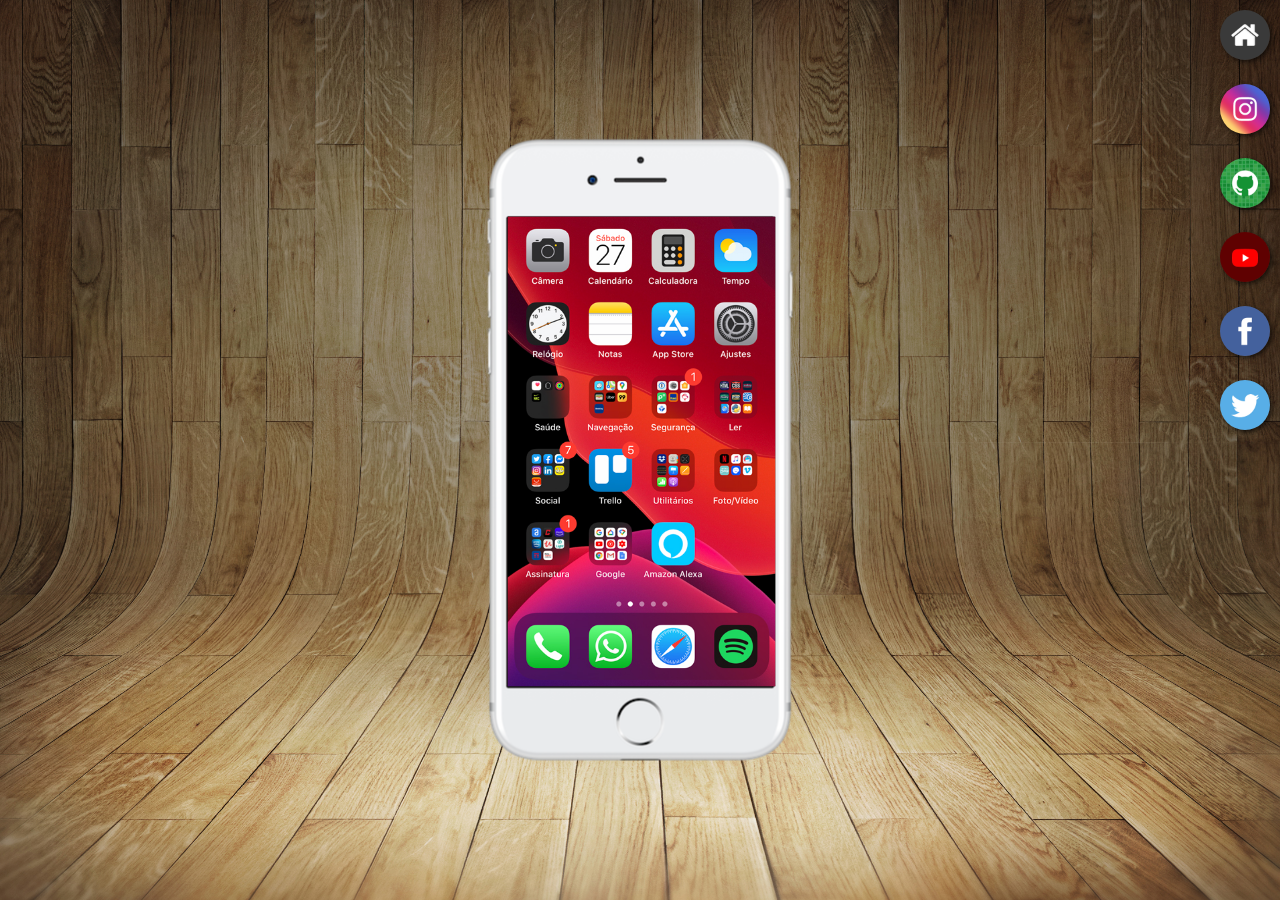
<file: index.html>
<!DOCTYPE html>
<html lang="pt-br">
<head>
    <meta charset="UTF-8">
    <meta name="viewport" content="width=device-width, initial-scale=1.0">
    <title>Projeto Redes Sociais</title>
    <link rel="shortcut icon" href="favicon.ico" type="image/x-icon">
    <link rel="stylesheet" href="estilos/style.css">
</head>

<body>
    <main>
        <section id="telefone">
            <iframe src="home.html" name="iframe" id="tela" frameborder="0"></iframe>
        </section>

        <section id="redes-sociais">
            <a href="home.html" target="iframe"> <img src="imagens/logo-home.jpg" alt="home"></a><br>

            <a href="insta.html" target="iframe"> <img src="imagens/logo-instagram.jpg" alt="instagram"></a><br>

            <a href="git.html" target="iframe"> <img src="imagens/logo-github.jpg" alt="github"></a><br>

            <a href="youtube.html" target="iframe"> <img src="imagens/logo-youtube.jpg" alt="youtube"></a><br>

            <a href="#" target="iframe"> <img src="imagens/logo-facebook.jpg" alt=""></a><br>

            <a href="#" target="iframe"> <img src="imagens/logo-twitter.jpg" alt=""></a>
            
        </section>
    </main>
</body>
</html>
</file>
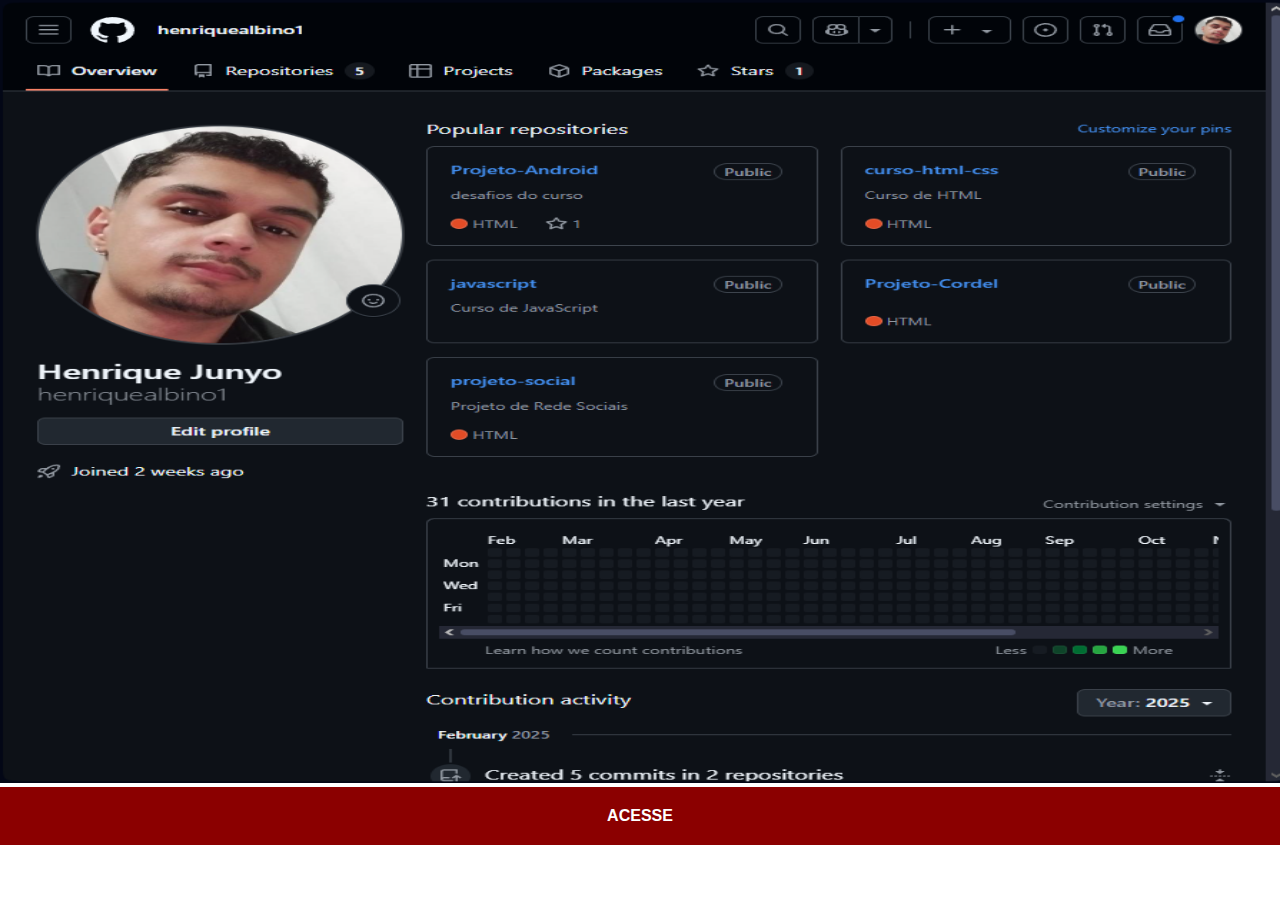
<file: git.html>
<!DOCTYPE html>
<html lang="pt-br">
<head>
    <meta charset="UTF-8">
    <meta name="viewport" content="width=device-width, initial-scale=1.0">
    <title>git</title>
    <style>
        *{
            margin: 0px;
            padding: 0px;
            font-family: Arial, Helvetica, sans-serif;
        }
        

        ::-webkit-scrollbar{
            width: 0px;
            height: 0px;
        }
        img{
            width: 100vw;
            height: 87vh;
        }

        a{
            display: block;
            background-color: darkred;
            text-align: center;
            padding: 20px;
            color: white;
            text-decoration: none;
            font-weight: bolder;
        }

        a:hover{
            background-color: #ff0000;
            
        }
    </style>
</head>
<body>
    <img src="imagens/meu-github.png" alt="meu git">
    <a href="https://github.com/henriquealbino1" target="_blank">ACESSE</a>
</body>
</html>
</file>
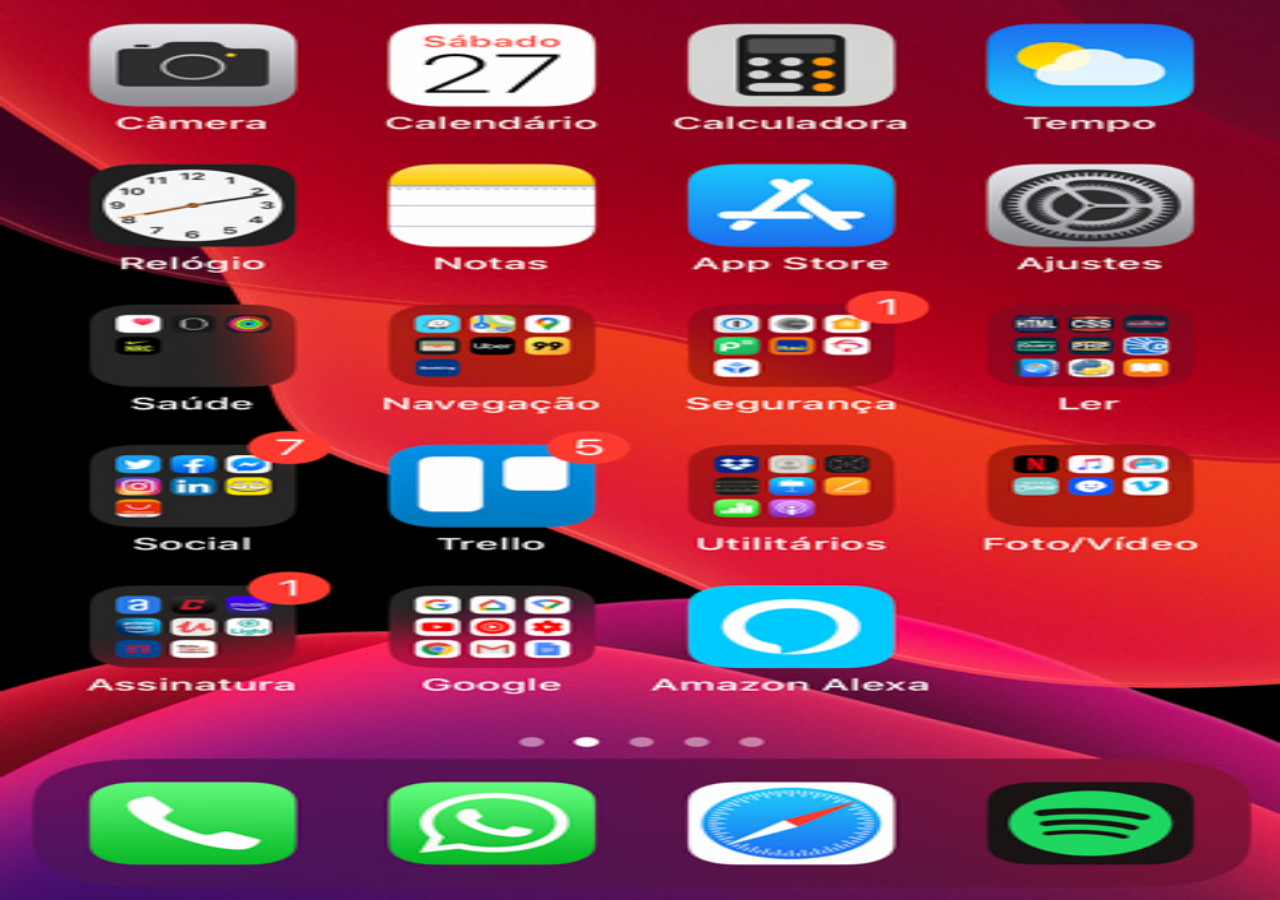
<file: home.html>
<!DOCTYPE html>
<html lang="en">
<head>
    <meta charset="UTF-8">
    <meta name="viewport" content="width=device-width, initial-scale=1.0">
    <title>home</title>
    <style>
        *{
            margin: 0px;
            padding: 0px;
        }

        body{
            width: 100vw;
            height: 100vh;
            background: url('imagens/tela-home.jpg');
            background-repeat: no-repeat;
            background-position: top center;
            background-color: black;
            background-size: 100% 100%; /* importante para ocupar o iframe */

        }
    </style>
</head>
<body>
    
</body>
</html>
</file>
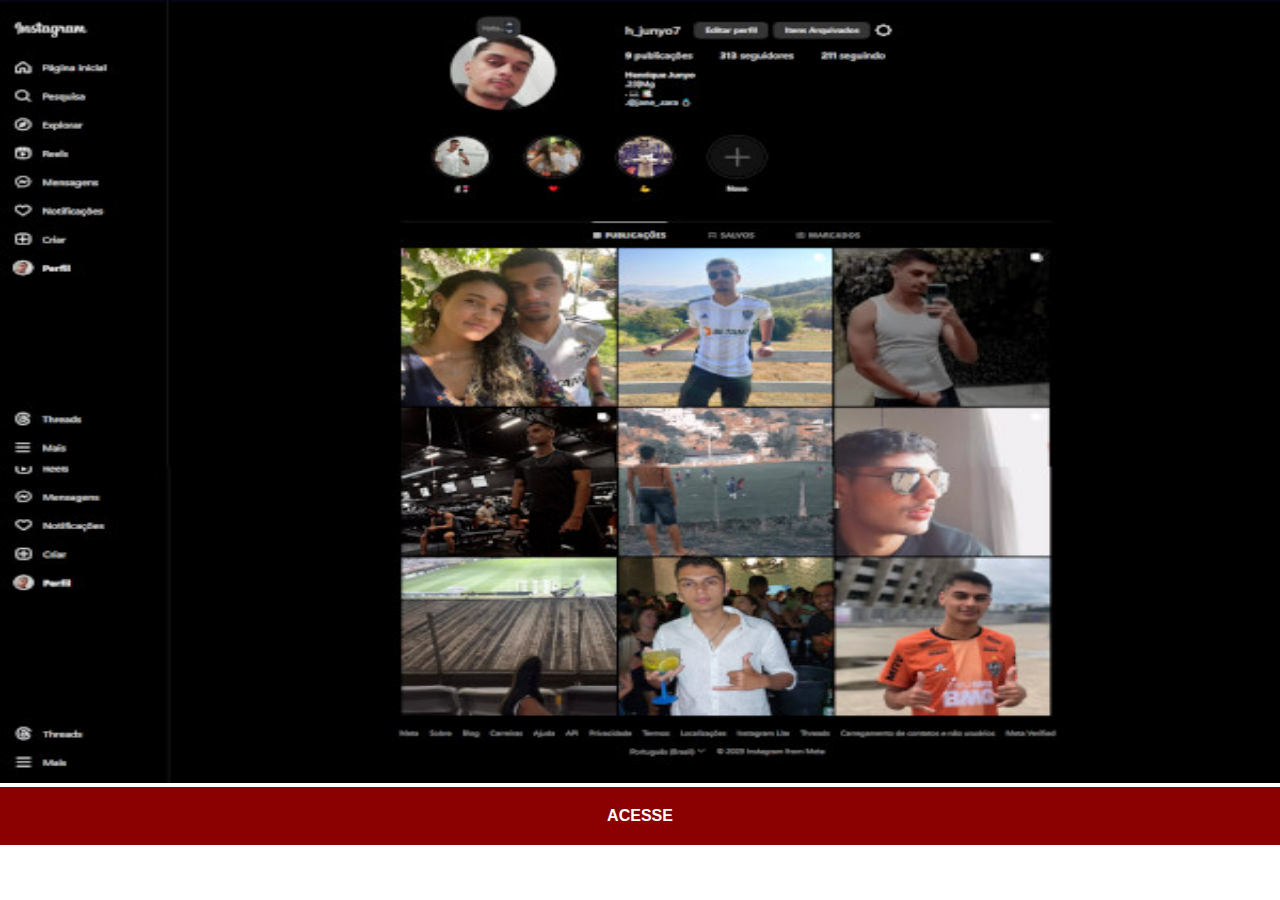
<file: insta.html>
<!DOCTYPE html>
<html lang="pt-br">
<head>
    <meta charset="UTF-8">
    <meta name="viewport" content="width=device-width, initial-scale=1.0">
    <title>instagram</title>
    <style>
        *{
            margin: 0px;
            padding: 0px;
            font-family: Arial, Helvetica, sans-serif;
        }
        

        ::-webkit-scrollbar{
            width: 0px;
            height: 0px;
        }
        img{
            width: 100vw;
            height: 87vh;
        }

        a{
            display: block;
            background-color: darkred;
            text-align: center;
            padding: 20px;
            color: white;
            text-decoration: none;
            font-weight: bolder;
        }

        a:hover{
            background-color: #ff0000;
            
        }
    </style>
</head>
<body>
    <img src="imagens/meu-instagram.jpg" alt="meu insta">
    <a href="https://www.instagram.com/h_junyo7/" target="_blank">ACESSE</a>
</body>
</html>
</file>
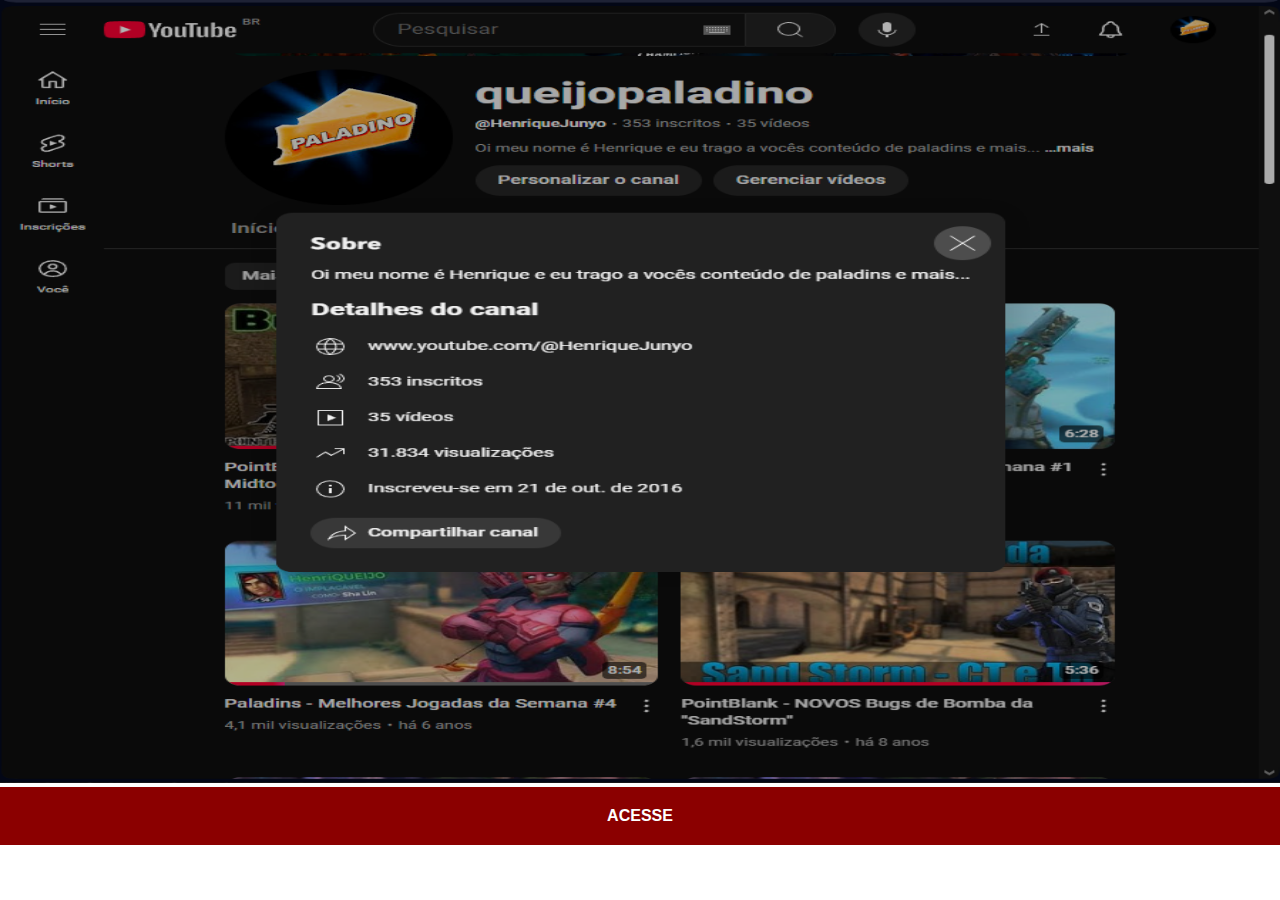
<file: youtube.html>
<!DOCTYPE html>
<html lang="pt-br">
<head>
    <meta charset="UTF-8">
    <meta name="viewport" content="width=device-width, initial-scale=1.0">
    <title>youtube</title>
    <style>
        *{
            margin: 0px;
            padding: 0px;
            font-family: Arial, Helvetica, sans-serif;
        }
        

        ::-webkit-scrollbar{
            width: 0px;
            height: 0px;
        }
        img{
            width: 100vw;
            height: 87vh;
        }

        a{
            display: block;
            background-color: darkred;
            text-align: center;
            padding: 20px;
            color: white;
            text-decoration: none;
            font-weight: bolder;
        }
        
        a:hover{
            background-color: #ff0000;
            
        }
    </style>
</head>
<body>
    <img src="imagens/meu-canal.png" alt="youtube">
    <a href="https://www.youtube.com/@HenriqueJunyo" target="_blank">ACESSE</a>
</body>
</html>
</file>
<file: estilos/style.css>
@charset "UTF-8";

*{
    margin: 0px;
    padding: 0px;
    font-family: Arial, Helvetica, sans-serif;
}

html, body{
    height: 100vh;
    width: 100vw;
    background-color: #000000;
}

main{
    position: relative;
    height: 100vh;
    background: url('../imagens/fundo-madeira.jpg');
    background-repeat: no-repeat;
    background-size: cover;
    background-attachment: fixed;
}

#telefone{
    /* AQUI EU CENTRALIZEI O TELEFONE NA TELA */
    position: absolute;
    left: 50%;
    top: 50%;
    transform: translate(-50% ,-50%);

/*AQUI AJUSTEI O TAMANHO COM REFERENCIA AO TAMANHO DA IMAGEM DO CELULAR OLHANDO EM PROPRIEDADES DA MESMA*/    
    width: 311px;
    height: 627px;
    background-color: blue;
    background: url('../imagens/frame-iphone.png');
    background-repeat: no-repeat;
}

/* AQUI ESTOU USANDO O IFRAME PARA COLOCAR A TELA DENTRO DO CELULAR*/
#tela{
    position: relative;
    top: 80px;
    left: 23px;
    height: 470px;
    width: 268px;
}

#redes-sociais{
    /* position: fixed; */ /* é ideal para posicionar ícones no canto da tela de forma permanente, independentemente de rolagem. */
    /* top: 25%; */ /* Centraliza verticalmente */
    /* right: 7px; */ /* Fixa no lado direito */
    /* transform: translateY(-50%); */ /* Ajusta para o centro exato */
    text-align: right;
}

#redes-sociais img{
    width: 50px;
    height: 50px;
    margin: 10px;
    border-radius: 50%;
    box-shadow: 2px 2px 5px rgba(0, 0, 0, 0.644);
}

#redes-sociais img:hover {
    /* Amplia o ícone ao passar o mouse */
    transform: scale(1.1);
}
</file>
